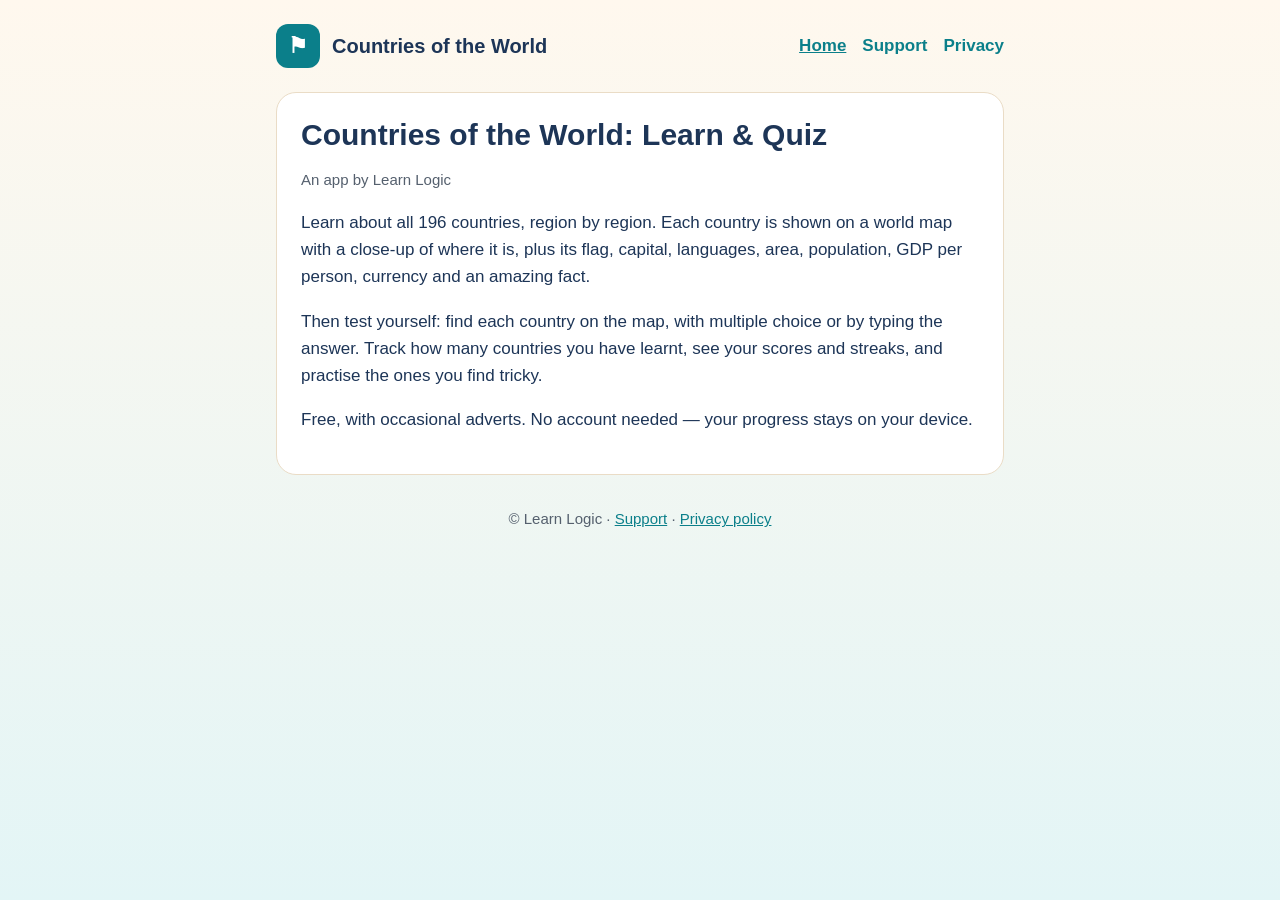
<file: index.html>
<!doctype html>
<html lang="en-GB">
<head>
  <meta charset="utf-8">
  <meta name="viewport" content="width=device-width, initial-scale=1">
  <title>Countries of the World – Learn Logic</title>
  <meta name="description" content="Countries of the World: Learn & Quiz — learn all 196 countries of the world, then find them on the map.">
  <link rel="stylesheet" href="style.css">
</head>
<body>
  <div class="wrap">
    <header>
      <div class="logo" aria-hidden="true">⚑</div>
      <div class="name">Countries of the World</div>
      <nav aria-label="Main">
        <a href="./" aria-current="page">Home</a>
        <a href="support.html">Support</a>
        <a href="privacy.html">Privacy</a>
      </nav>
    </header>
    <main>
      <div class="card">
        <h1>Countries of the World: Learn &amp; Quiz</h1>
        <p class="muted">An app by Learn Logic</p>
        <p>Learn about all 196 countries, region by region. Each country is shown on a world map with a close-up of where it is, plus its flag, capital, languages, area, population, GDP per person, currency and an amazing fact.</p>
        <p>Then test yourself: find each country on the map, with multiple choice or by typing the answer. Track how many countries you have learnt, see your scores and streaks, and practise the ones you find tricky.</p>
        <p>Free, with occasional adverts. No account needed — your progress stays on your device.</p>
      </div>
    </main>
    <footer class="muted">© Learn Logic · <a href="support.html">Support</a> · <a href="privacy.html">Privacy policy</a></footer>
  </div>
</body>
</html>
</file>
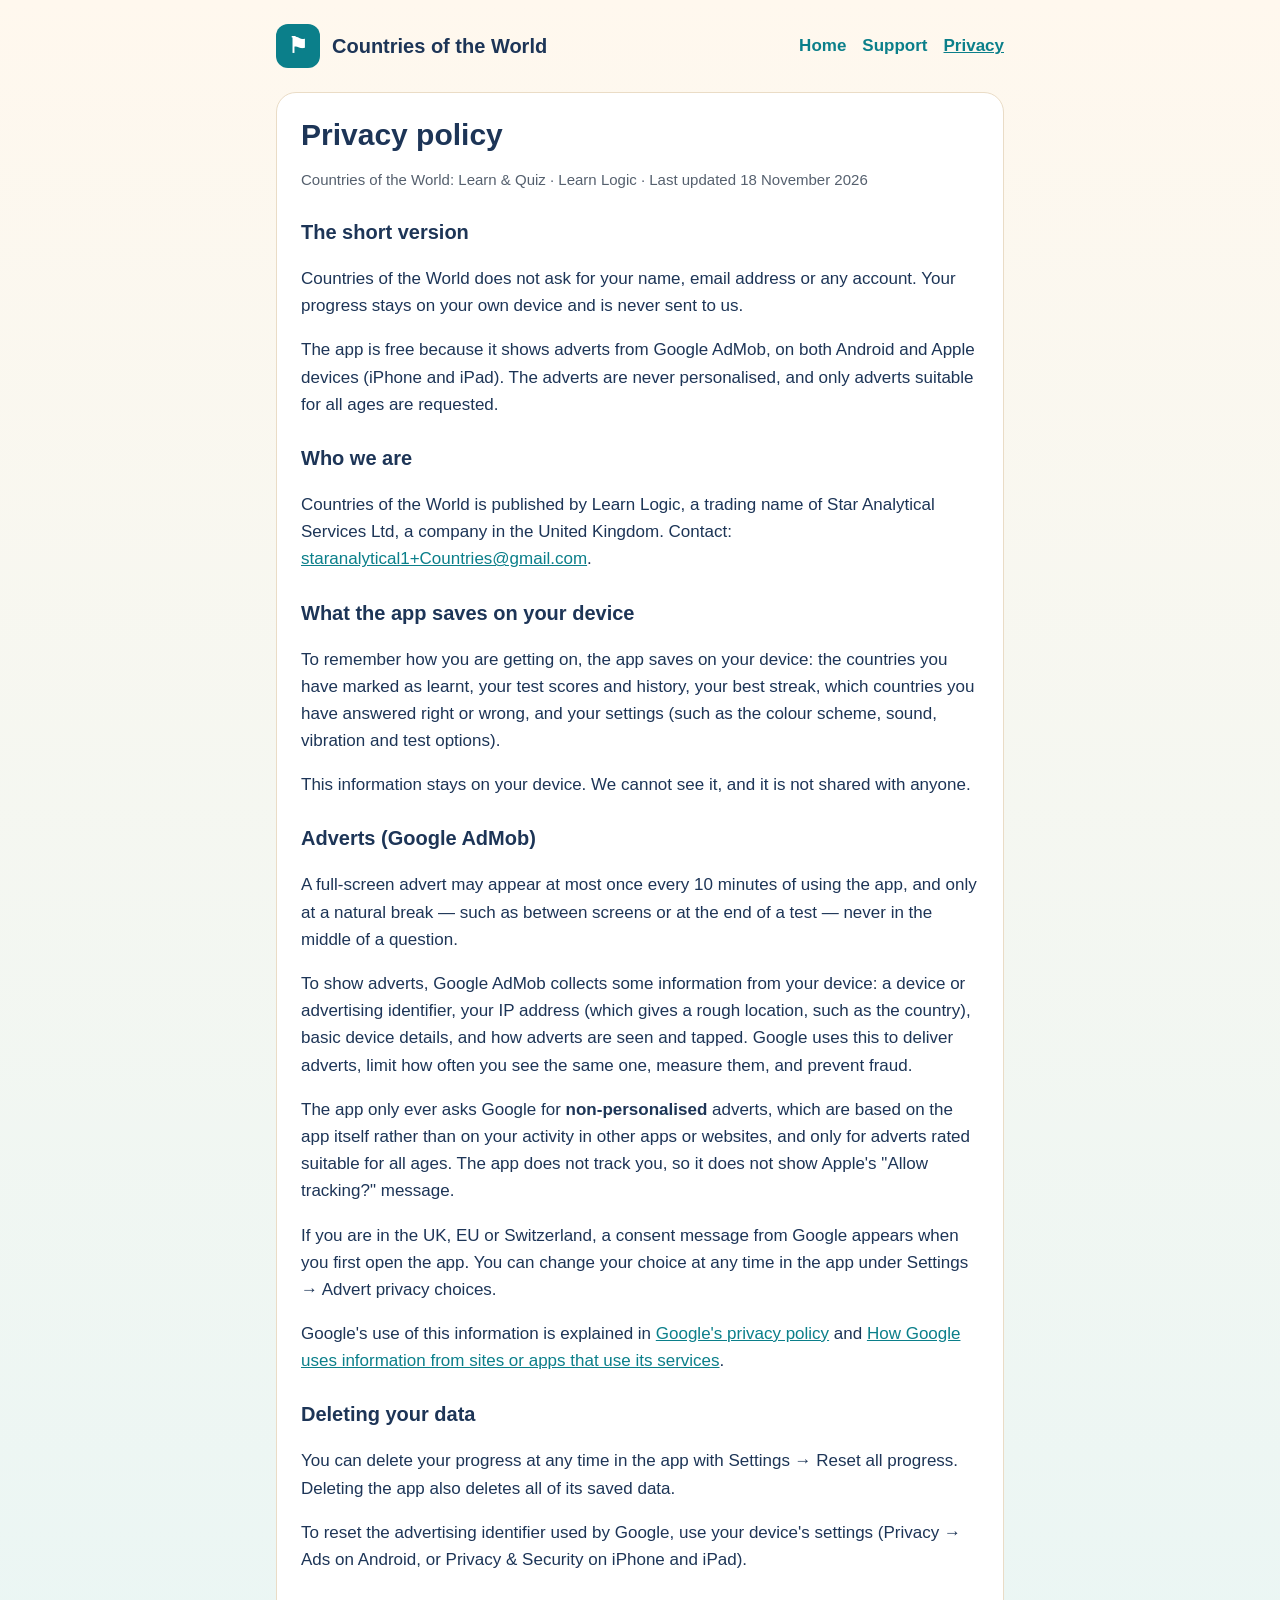
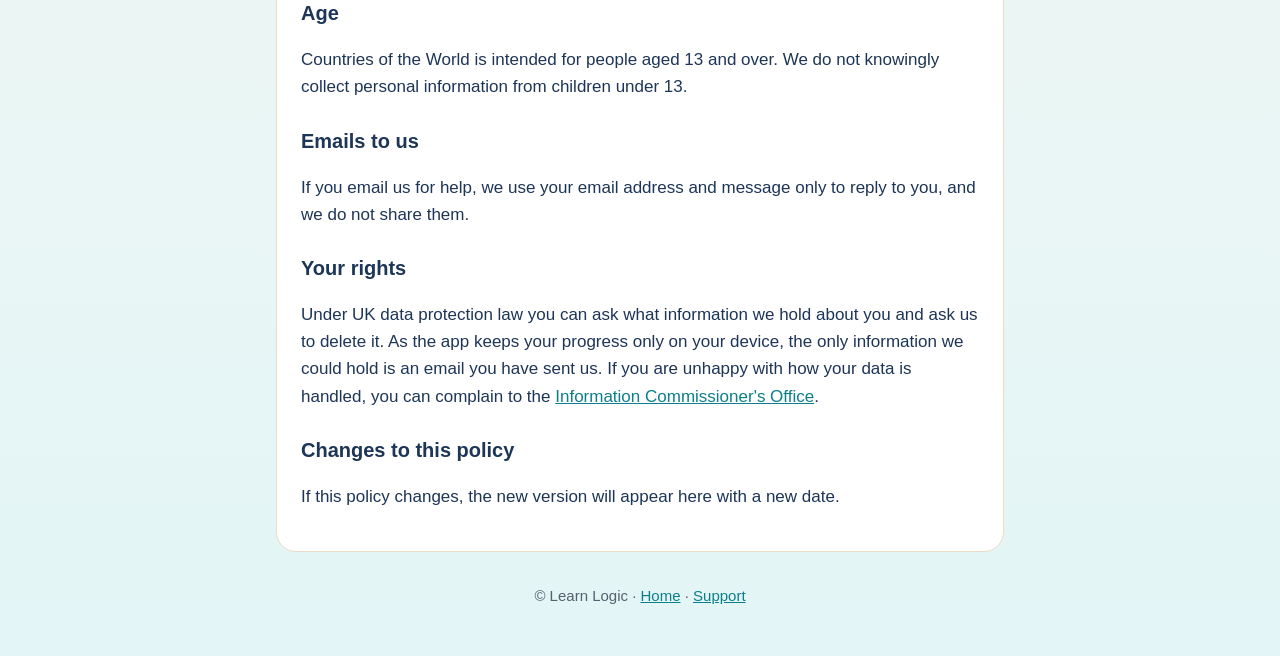
<file: privacy.html>
<!doctype html>
<html lang="en-GB">
<head>
  <meta charset="utf-8">
  <meta name="viewport" content="width=device-width, initial-scale=1">
  <title>Countries of the World Privacy Policy</title>
  <meta name="description" content="Privacy policy for the Countries of the World: Learn & Quiz app by Learn Logic.">
  <link rel="stylesheet" href="style.css">
</head>
<body>
  <div class="wrap">
    <header>
      <div class="logo" aria-hidden="true">⚑</div>
      <div class="name">Countries of the World</div>
      <nav aria-label="Main">
        <a href="./">Home</a>
        <a href="support.html">Support</a>
        <a href="privacy.html" aria-current="page">Privacy</a>
      </nav>
    </header>
    <main class="card">
      <h1>Privacy policy</h1>
      <p class="muted">Countries of the World: Learn &amp; Quiz · Learn Logic · Last updated 18 November 2026</p>

      <h2>The short version</h2>
      <p>Countries of the World does not ask for your name, email address or any account. Your progress stays on your own device and is never sent to us.</p>
      <p>The app is free because it shows adverts from Google AdMob, on both Android and Apple devices (iPhone and iPad). The adverts are never personalised, and only adverts suitable for all ages are requested.</p>

      <h2>Who we are</h2>
      <p>Countries of the World is published by Learn Logic, a trading name of Star Analytical Services Ltd, a company in the United Kingdom. Contact: <a href="mailto:staranalytical1+Countries@gmail.com">staranalytical1+Countries@gmail.com</a>.</p>

      <h2>What the app saves on your device</h2>
      <p>To remember how you are getting on, the app saves on your device: the countries you have marked as learnt, your test scores and history, your best streak, which countries you have answered right or wrong, and your settings (such as the colour scheme, sound, vibration and test options).</p>
      <p>This information stays on your device. We cannot see it, and it is not shared with anyone.</p>

      <h2>Adverts (Google AdMob)</h2>
      <p>A full-screen advert may appear at most once every 10 minutes of using the app, and only at a natural break — such as between screens or at the end of a test — never in the middle of a question.</p>
      <p>To show adverts, Google AdMob collects some information from your device: a device or advertising identifier, your IP address (which gives a rough location, such as the country), basic device details, and how adverts are seen and tapped. Google uses this to deliver adverts, limit how often you see the same one, measure them, and prevent fraud.</p>
      <p>The app only ever asks Google for <strong>non-personalised</strong> adverts, which are based on the app itself rather than on your activity in other apps or websites, and only for adverts rated suitable for all ages. The app does not track you, so it does not show Apple's "Allow tracking?" message.</p>
      <p>If you are in the UK, EU or Switzerland, a consent message from Google appears when you first open the app. You can change your choice at any time in the app under Settings → Advert privacy choices.</p>
      <p>Google's use of this information is explained in <a href="https://policies.google.com/privacy">Google's privacy policy</a> and <a href="https://policies.google.com/technologies/partner-sites">How Google uses information from sites or apps that use its services</a>.</p>

      <h2>Deleting your data</h2>
      <p>You can delete your progress at any time in the app with Settings → Reset all progress. Deleting the app also deletes all of its saved data.</p>
      <p>To reset the advertising identifier used by Google, use your device's settings (Privacy → Ads on Android, or Privacy &amp; Security on iPhone and iPad).</p>

      <h2>Age</h2>
      <p>Countries of the World is intended for people aged 13 and over. We do not knowingly collect personal information from children under 13.</p>

      <h2>Emails to us</h2>
      <p>If you email us for help, we use your email address and message only to reply to you, and we do not share them.</p>

      <h2>Your rights</h2>
      <p>Under UK data protection law you can ask what information we hold about you and ask us to delete it. As the app keeps your progress only on your device, the only information we could hold is an email you have sent us. If you are unhappy with how your data is handled, you can complain to the <a href="https://ico.org.uk/make-a-complaint/">Information Commissioner's Office</a>.</p>

      <h2>Changes to this policy</h2>
      <p>If this policy changes, the new version will appear here with a new date.</p>
    </main>
    <footer class="muted">© Learn Logic · <a href="./">Home</a> · <a href="support.html">Support</a></footer>
  </div>
</body>
</html>
</file>
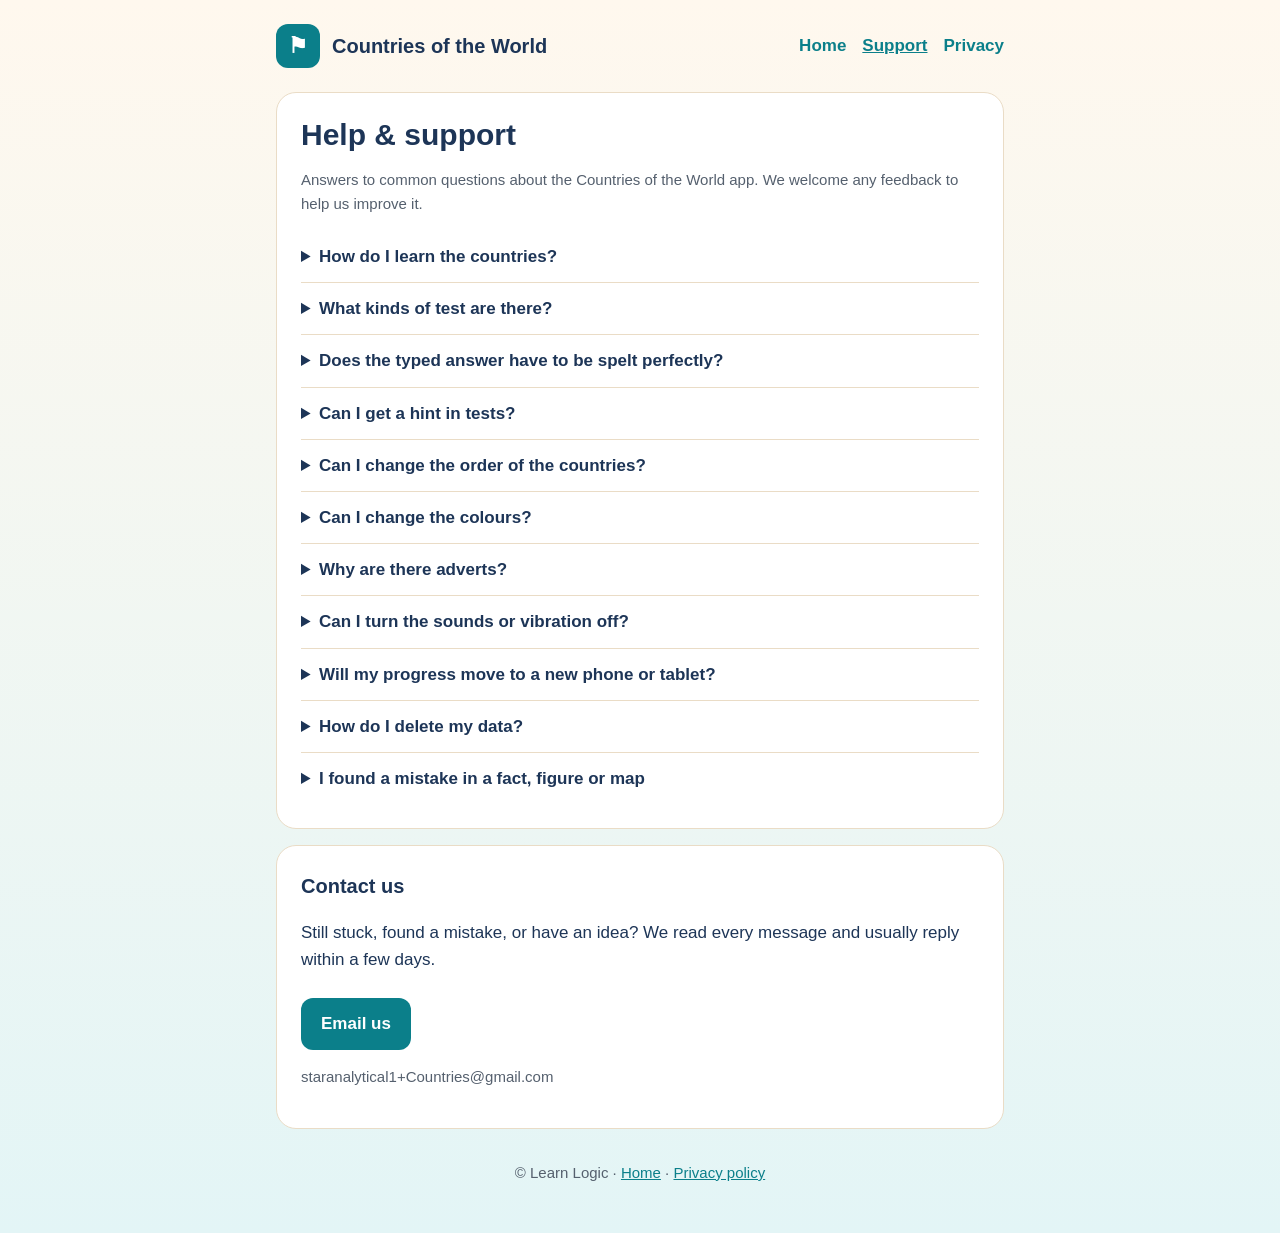
<file: support.html>
<!doctype html>
<html lang="en-GB">
<head>
  <meta charset="utf-8">
  <meta name="viewport" content="width=device-width, initial-scale=1">
  <title>Countries of the World Support</title>
  <meta name="description" content="Help and support for the Countries of the World: Learn & Quiz app by Learn Logic.">
  <link rel="stylesheet" href="style.css">
</head>
<body>
  <div class="wrap">
    <header>
      <div class="logo" aria-hidden="true">⚑</div>
      <div class="name">Countries of the World</div>
      <nav aria-label="Main">
        <a href="./">Home</a>
        <a href="support.html" aria-current="page">Support</a>
        <a href="privacy.html">Privacy</a>
      </nav>
    </header>
    <main>
      <div class="card">
        <h1>Help &amp; support</h1>
        <p class="muted">Answers to common questions about the Countries of the World app. We welcome any feedback to help us improve it.</p>

        <details>
          <summary>How do I learn the countries?</summary>
          <p>Open Learn, pick a region (or All countries) and go through the countries. Each one shows the world map with a close-up, the country’s key facts and an amazing fact. Tap "Mark as learnt" when you know a country — or turn on automatic marking in Settings → Learning.</p>
        </details>
        <details>
          <summary>What kinds of test are there?</summary>
          <p>Choose Multiple choice (4 or 5 answers — set this in Settings) or Type the answer. Each question shows a country on the map. You can test any region, only the countries you have learnt, or the ones you keep getting wrong.</p>
        </details>
        <details>
          <summary>Does the typed answer have to be spelt perfectly?</summary>
          <p>No. Small spelling slips are accepted, and common alternative names work too — for example "UK", "Holland" or "Ivory Coast".</p>
        </details>
        <details>
          <summary>Can I get a hint in tests?</summary>
          <p>Yes. Turn on Settings → Tests → Show map in tests to see where each country is. Your results show which tests were taken with the map hint, so you can compare your scores with and without it.</p>
        </details>
        <details>
          <summary>Can I change the order of the countries?</summary>
          <p>Yes. In Settings you can choose A–Z or Random, separately for learning and for tests.</p>
        </details>
        <details>
          <summary>Can I change the colours?</summary>
          <p>Yes. Settings → Colour scheme has five schemes to choose from.</p>
        </details>
        <details>
          <summary>Why are there adverts?</summary>
          <p>Adverts keep Countries of the World free. You will see at most one every 10 minutes, and only at a natural break — never in the middle of a question. The adverts are never personalised and are suitable for all ages.</p>
        </details>
        <details>
          <summary>Can I turn the sounds or vibration off?</summary>
          <p>Yes. In the app's Settings there are separate switches for Sound and Vibration. Sounds are also silent when your device is on silent.</p>
        </details>
        <details>
          <summary>Will my progress move to a new phone or tablet?</summary>
          <p>Not at the moment. Progress is saved only on the device you use, and deleting the app deletes your progress too. If there is enough demand for this feature, we will add it — so let us know if you would like it!</p>
        </details>
        <details>
          <summary>How do I delete my data?</summary>
          <p>In the app, go to Settings → Reset all progress. Deleting the app also removes all of its data. See the <a href="privacy.html">privacy policy</a> for more.</p>
        </details>
        <details>
          <summary>I found a mistake in a fact, figure or map</summary>
          <p>Thank you — please email us below with the country's name and what looks wrong, and we will fix it in the next update.</p>
        </details>
      </div>

      <div class="card">
        <h2 style="margin-top:0">Contact us</h2>
        <p>Still stuck, found a mistake, or have an idea? We read every message and usually reply within a few days.</p>
        <a class="button" href="mailto:staranalytical1+Countries@gmail.com?subject=Countries%20of%20the%20World%20help">Email us</a>
        <p class="muted">staranalytical1+Countries@gmail.com</p>
      </div>
    </main>
    <footer class="muted">© Learn Logic · <a href="./">Home</a> · <a href="privacy.html">Privacy policy</a></footer>
  </div>
</body>
</html>
</file>
<file: style.css>
:root {
  --bg-top: #FFF8EE;
  --bg-bottom: #E3F5F6;
  --card: #FFFFFF;
  --text: #1D3557;
  --muted: #55606E;
  --primary: #0B7F8A;
  --border: #EADCC6;
}
@media (prefers-color-scheme: dark) {
  :root {
    --bg-top: #0F172A;
    --bg-bottom: #0E1A26;
    --card: #1E293B;
    --text: #F1F5F9;
    --muted: #A8B6C3;
    --primary: #5FD3DD;
    --border: #334155;
  }
}
* { box-sizing: border-box; }
html { background: var(--bg-bottom); }
body {
  margin: 0;
  min-height: 100vh;
  font-family: -apple-system, BlinkMacSystemFont, "Segoe UI", Roboto, Helvetica, Arial, sans-serif;
  font-size: 17px;
  line-height: 1.6;
  color: var(--text);
  background: linear-gradient(180deg, var(--bg-top) 0%, var(--bg-bottom) 100%);
}
.wrap { max-width: 760px; margin: 0 auto; padding: 24px 16px 48px; }
header { display: flex; align-items: center; gap: 12px; margin-bottom: 24px; flex-wrap: wrap; }
.logo {
  width: 44px; height: 44px; border-radius: 12px; background: var(--primary); color: var(--card);
  display: grid; place-items: center; font-weight: 800; font-size: 22px;
}
header .name { font-weight: 800; font-size: 20px; }
nav { margin-left: auto; display: flex; gap: 16px; }
a { color: var(--primary); }
nav a { text-decoration: none; font-weight: 600; }
nav a[aria-current="page"] { text-decoration: underline; }
.card { background: var(--card); border: 1px solid var(--border); border-radius: 20px; padding: 24px; margin-bottom: 16px; }
h1 { font-size: 30px; line-height: 1.2; margin: 0 0 4px; }
h2 { font-size: 20px; margin: 24px 0 4px; }
.muted { color: var(--muted); font-size: 15px; }
details { border-top: 1px solid var(--border); padding: 12px 0; }
details:first-of-type { border-top: 0; }
summary { cursor: pointer; font-weight: 700; }
.button {
  display: inline-block; background: var(--primary); color: var(--card); text-decoration: none;
  font-weight: 700; padding: 12px 20px; border-radius: 12px; margin-top: 8px;
}
footer { text-align: center; margin-top: 32px; }
</file>
